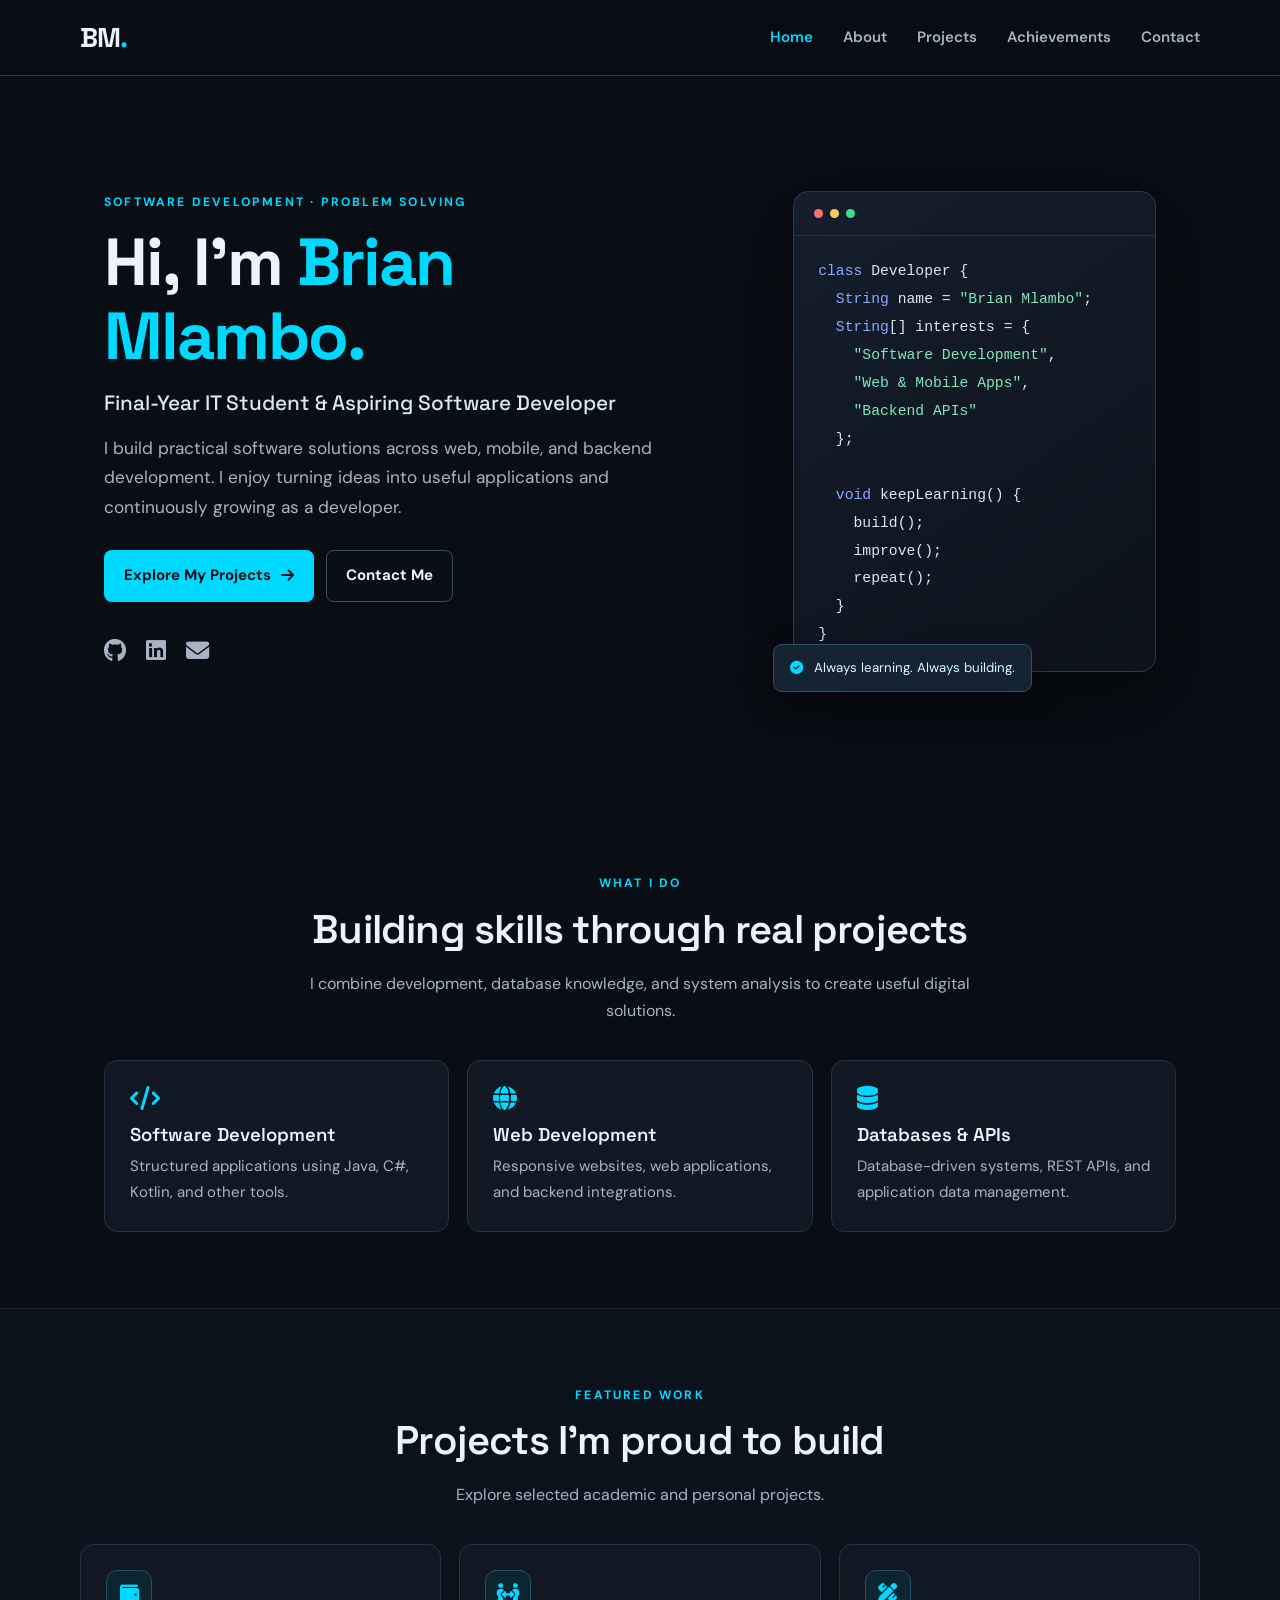
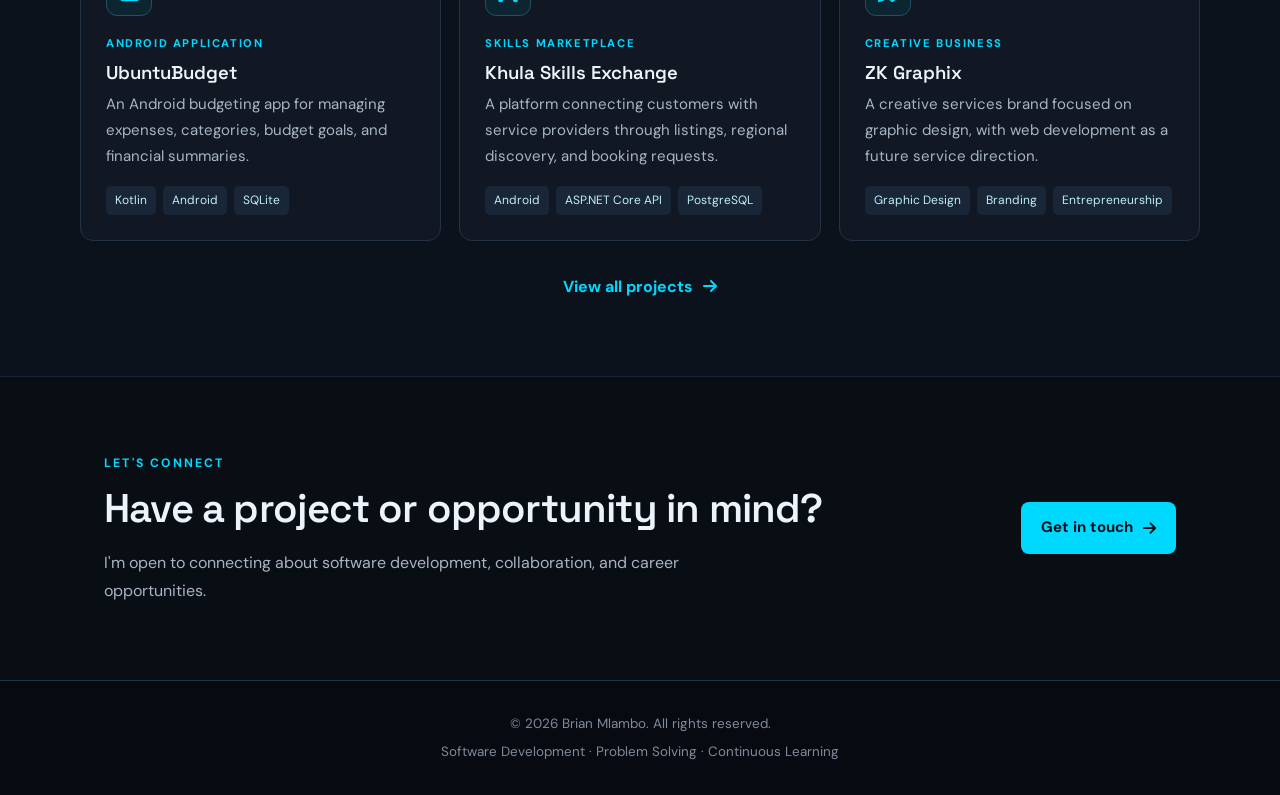
<file: index.html>
<!DOCTYPE html>
<html lang="en">

<head>
  <meta charset="UTF-8">
  <meta name="viewport" content="width=device-width, initial-scale=1.0">
  <meta name="description" content="Brian Mlambo's software development portfolio, projects, skills and achievements.">
  <title>Brian Mlambo | Software Developer</title>
  <link rel="stylesheet" href="CSS/style.css">
  <link rel="stylesheet" href="https://cdnjs.cloudflare.com/ajax/libs/font-awesome/6.5.0/css/all.min.css">
</head>

<body>
  <header class="site-header">
    <a class="brand" href="index.html">BM<span>.</span></a>
    <button class="menu-toggle" id="menuToggle" aria-label="Toggle navigation" aria-expanded="false"><i
        class="fas fa-bars"></i></button>
    <nav class="nav-menu" id="navMenu">
      <a class="active" href="index.html">Home</a><a href="about.html">About</a><a href="projects.html">Projects</a><a
        href="achievements.html">Achievements</a><a href="contact.html">Contact</a>
    </nav>
  </header>
  <main>
    <section class="hero">
      <div class="hero-content">
        <p class="eyebrow">SOFTWARE DEVELOPMENT · PROBLEM SOLVING</p>
        <h1>Hi, I'm <span>Brian Mlambo.</span></h1>
        <h2>Final-Year IT Student & Aspiring Software Developer</h2>
        <p class="hero-copy">I build practical software solutions across web, mobile, and backend development. I enjoy
          turning ideas into useful applications and continuously growing as a developer.</p>
        <div class="button-row"><a class="btn btn-primary" href="projects.html">Explore My Projects <i
              class="fas fa-arrow-right"></i></a><a class="btn btn-outline" href="contact.html">Contact Me</a></div>
        <div class="quick-links"><a href="https://github.com/thokozani2005" target="_blank" rel="noopener noreferrer"
            aria-label="GitHub"><i class="fab fa-github"></i></a><a
            href="https://www.linkedin.com/in/brian-mlambo-206652394/" target="_blank" rel="noopener noreferrer"
            aria-label="LinkedIn"><i class="fab fa-linkedin"></i></a><a href="mailto:mlambobrian233@gmail.com"
            aria-label="Email"><i class="fas fa-envelope"></i></a></div>
      </div>
      <div class="hero-panel">
        <div class="code-window">
          <div class="window-dots"><span></span><span></span><span></span></div>
          <pre><code><span class="code-muted">class</span> Developer {
  <span class="code-muted">String</span> name = <span class="code-green">"Brian Mlambo"</span>;
  <span class="code-muted">String</span>[] interests = {
    <span class="code-green">"Software Development"</span>,
    <span class="code-green">"Web & Mobile Apps"</span>,
    <span class="code-green">"Backend APIs"</span>
  };

  <span class="code-muted">void</span> keepLearning() {
    build();
    improve();
    repeat();
  }
}</code></pre>
        </div>
        <div class="floating-chip"><i class="fas fa-check-circle"></i> Always learning. Always building.</div>
      </div>
    </section>
    <section class="section">
      <div class="section-heading">
        <p class="eyebrow">WHAT I DO</p>
        <h2>Building skills through real projects</h2>
        <p>I combine development, database knowledge, and system analysis to create useful digital solutions.</p>
      </div>
      <div class="feature-grid">
        <article class="feature-card"><i class="fas fa-code"></i>
          <h3>Software Development</h3>
          <p>Structured applications using Java, C#, Kotlin, and other tools.</p>
        </article>
        <article class="feature-card"><i class="fas fa-globe"></i>
          <h3>Web Development</h3>
          <p>Responsive websites, web applications, and backend integrations.</p>
        </article>
        <article class="feature-card"><i class="fas fa-database"></i>
          <h3>Databases & APIs</h3>
          <p>Database-driven systems, REST APIs, and application data management.</p>
        </article>
      </div>
    </section>
    <section class="section section-tint">
      <div class="section-heading">
        <p class="eyebrow">FEATURED WORK</p>
        <h2>Projects I'm proud to build</h2>
        <p>Explore selected academic and personal projects.</p>
      </div>
      <div class="project-grid">
        <article class="project-card">
          <div class="project-icon"><i class="fas fa-wallet"></i></div>
          <p class="project-type">ANDROID APPLICATION</p>
          <h3>UbuntuBudget</h3>
          <p>An Android budgeting app for managing expenses, categories, budget goals, and financial summaries.</p>
          <div class="tags"><span>Kotlin</span><span>Android</span><span>SQLite</span></div>
        </article>
        <article class="project-card">
          <div class="project-icon"><i class="fas fa-people-arrows-left-right"></i></div>
          <p class="project-type">SKILLS MARKETPLACE</p>
          <h3>Khula Skills Exchange</h3>
          <p>A platform connecting customers with service providers through listings, regional discovery, and booking
            requests.</p>
          <div class="tags"><span>Android</span><span>ASP.NET Core API</span><span>PostgreSQL</span></div>
        </article>
        <article class="project-card">
          <div class="project-icon"><i class="fas fa-pen-ruler"></i></div>
          <p class="project-type">CREATIVE BUSINESS</p>
          <h3>ZK Graphix</h3>
          <p>A creative services brand focused on graphic design, with web development as a future service direction.
          </p>
          <div class="tags"><span>Graphic Design</span><span>Branding</span><span>Entrepreneurship</span></div>
        </article>
      </div>
      <div class="center"><a class="text-link" href="projects.html">View all projects <i
            class="fas fa-arrow-right"></i></a></div>
    </section>
    <section class="section cta">
      <div>
        <p class="eyebrow">LET'S CONNECT</p>
        <h2>Have a project or opportunity in mind?</h2>
        <p>I'm open to connecting about software development, collaboration, and career opportunities.</p>
      </div><a class="btn btn-primary" href="contact.html">Get in touch <i class="fas fa-arrow-right"></i></a>
    </section>
  </main>
  <footer>
    <p>© 2026 Brian Mlambo. All rights reserved.</p>
    <p>Software Development · Problem Solving · Continuous Learning</p>
  </footer>
  <script src="JS/script.js"></script>
</body>

</html>
</file>
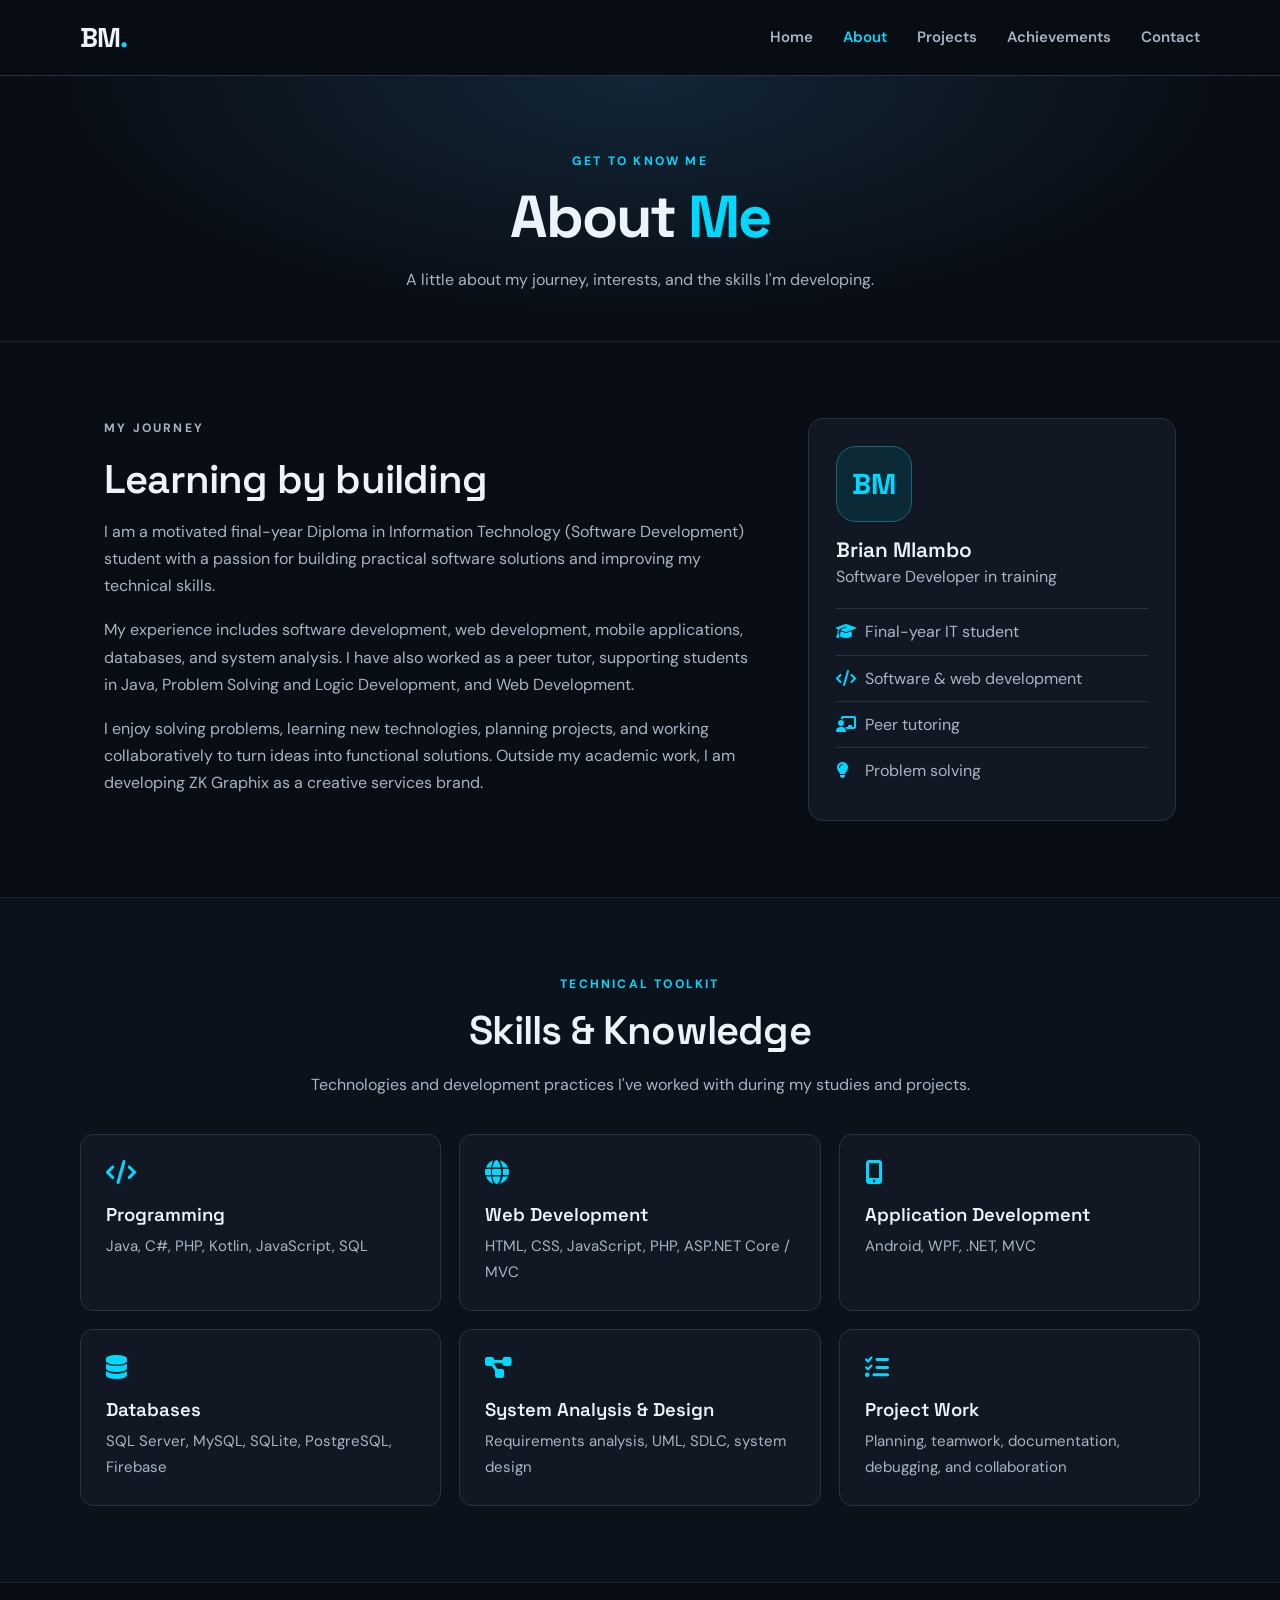
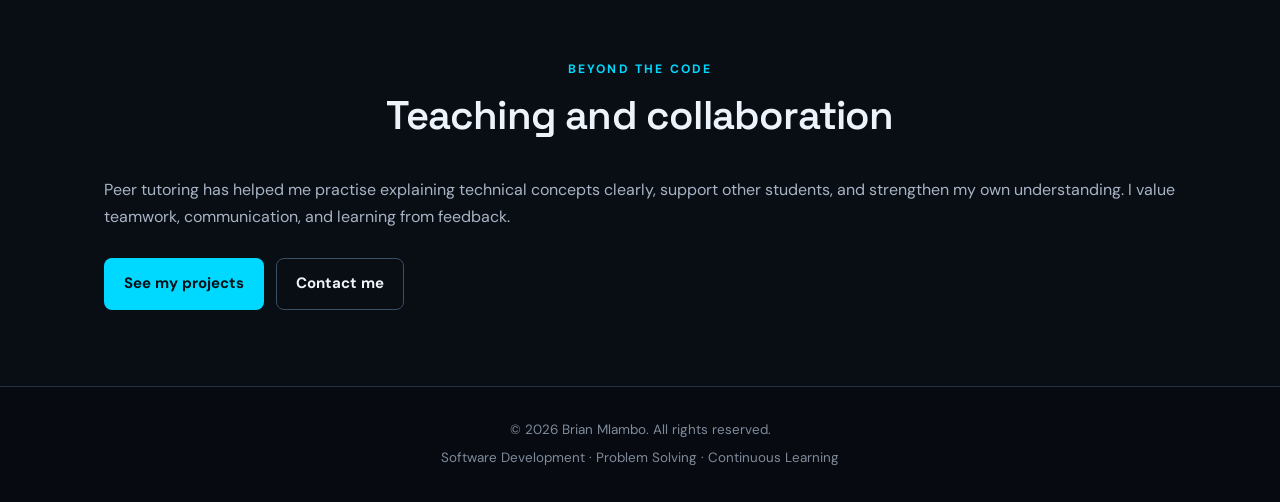
<file: about.html>
<!DOCTYPE html>
<html lang="en">

<head>
    <meta charset="UTF-8">
    <meta name="viewport" content="width=device-width, initial-scale=1.0">
    <title>About | Brian Mlambo</title>
    <link rel="stylesheet" href="CSS/style.css">
    <link rel="stylesheet" href="https://cdnjs.cloudflare.com/ajax/libs/font-awesome/6.5.0/css/all.min.css">
</head>

<body>
    <header class="site-header"><a class="brand" href="index.html">BM<span>.</span></a><button class="menu-toggle"
            id="menuToggle" aria-label="Toggle navigation" aria-expanded="false"><i class="fas fa-bars"></i></button>
        <nav class="nav-menu" id="navMenu"><a href="index.html">Home</a><a class="active" href="about.html">About</a><a
                href="projects.html">Projects</a><a href="achievements.html">Achievements</a><a
                href="contact.html">Contact</a></nav>
    </header>
    <main>
        <section class="page-hero">
            <p class="eyebrow">GET TO KNOW ME</p>
            <h1>About <span>Me</span></h1>
            <p>A little about my journey, interests, and the skills I'm developing.</p>
        </section>
        <section class="section about-layout">
            <div>
                <p class="eyebrow">MY JOURNEY</p>
                <h2>Learning by building</h2>
                <p>I am a motivated final-year Diploma in Information Technology (Software Development) student with a
                    passion for building practical software solutions and improving my technical skills.</p>
                <p>My experience includes software development, web development, mobile applications, databases, and
                    system analysis. I have also worked as a peer tutor, supporting students in Java, Problem Solving
                    and Logic Development, and Web Development.</p>
                <p>I enjoy solving problems, learning new technologies, planning projects, and working collaboratively
                    to turn ideas into functional solutions. Outside my academic work, I am developing ZK Graphix as a
                    creative services brand.</p>
            </div>
            <aside class="profile-card">
                <div class="profile-mark">BM</div>
                <h3>Brian Mlambo</h3>
                <p>Software Developer in training</p>
                <ul>
                    <li><i class="fas fa-graduation-cap"></i> Final-year IT student</li>
                    <li><i class="fas fa-code"></i> Software & web development</li>
                    <li><i class="fas fa-chalkboard-teacher"></i> Peer tutoring</li>
                    <li><i class="fas fa-lightbulb"></i> Problem solving</li>
                </ul>
            </aside>
        </section>
        <section class="section section-tint">
            <div class="section-heading">
                <p class="eyebrow">TECHNICAL TOOLKIT</p>
                <h2>Skills & Knowledge</h2>
                <p>Technologies and development practices I've worked with during my studies and projects.</p>
            </div>
            <div class="skills-grid">
                <article class="skill-card"><i class="fas fa-code"></i>
                    <h3>Programming</h3>
                    <p>Java, C#, PHP, Kotlin, JavaScript, SQL</p>
                </article>
                <article class="skill-card"><i class="fas fa-globe"></i>
                    <h3>Web Development</h3>
                    <p>HTML, CSS, JavaScript, PHP, ASP.NET Core / MVC</p>
                </article>
                <article class="skill-card"><i class="fas fa-mobile-screen-button"></i>
                    <h3>Application Development</h3>
                    <p>Android, WPF, .NET, MVC</p>
                </article>
                <article class="skill-card"><i class="fas fa-database"></i>
                    <h3>Databases</h3>
                    <p>SQL Server, MySQL, SQLite, PostgreSQL, Firebase</p>
                </article>
                <article class="skill-card"><i class="fas fa-diagram-project"></i>
                    <h3>System Analysis & Design</h3>
                    <p>Requirements analysis, UML, SDLC, system design</p>
                </article>
                <article class="skill-card"><i class="fas fa-list-check"></i>
                    <h3>Project Work</h3>
                    <p>Planning, teamwork, documentation, debugging, and collaboration</p>
                </article>
            </div>
        </section>
        <section class="section">
            <div class="section-heading">
                <p class="eyebrow">BEYOND THE CODE</p>
                <h2>Teaching and collaboration</h2>
            </div>
            <p>Peer tutoring has helped me practise explaining technical concepts clearly, support other students, and
                strengthen my own understanding. I value teamwork, communication, and learning from feedback.</p>
            <div class="button-row"><a class="btn btn-primary" href="projects.html">See my projects</a><a
                    class="btn btn-outline" href="contact.html">Contact me</a></div>
        </section>
    </main>
    <footer>
        <p>© 2026 Brian Mlambo. All rights reserved.</p>
        <p>Software Development · Problem Solving · Continuous Learning</p>
    </footer>
    <script src="JS/script.js"></script>
</body>

</html>
</file>
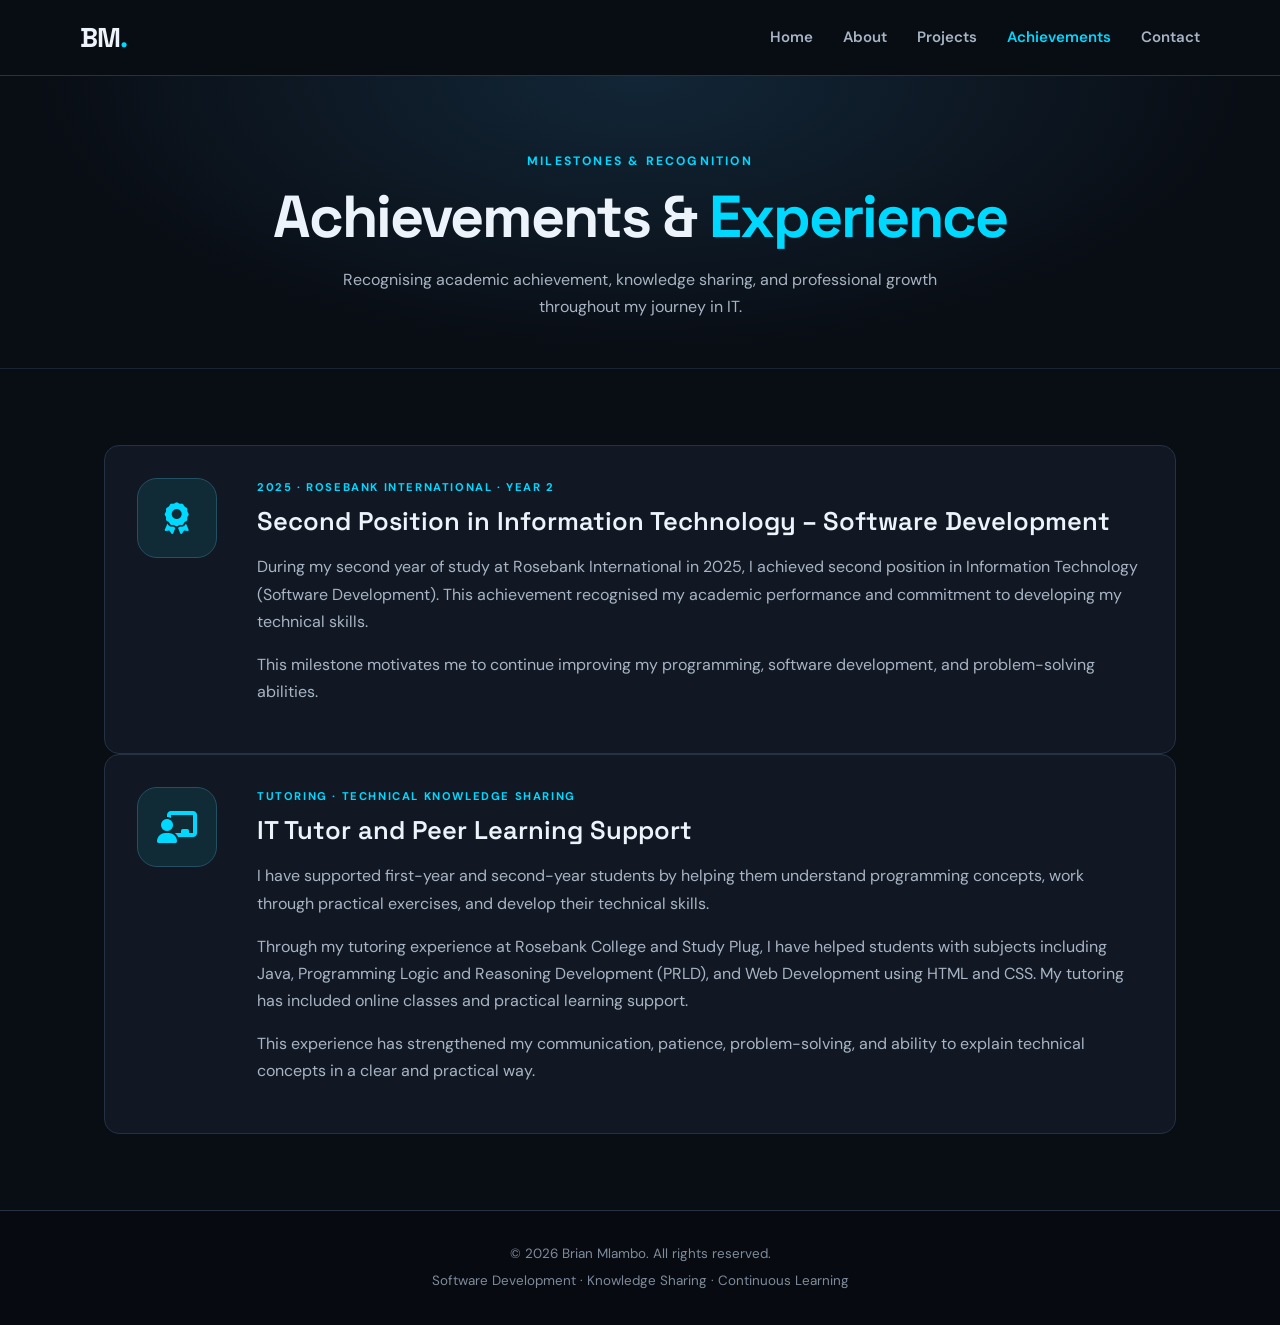
<file: achievements.html>
<!DOCTYPE html>
<html lang="en">

<head>
    <meta charset="UTF-8">
    <meta name="viewport" content="width=device-width, initial-scale=1.0">
    <title>Achievements | Brian Mlambo</title>
    <link rel="stylesheet" href="CSS/style.css">
    <link rel="stylesheet"
        href="https://cdnjs.cloudflare.com/ajax/libs/font-awesome/6.5.0/css/all.min.css">
</head>

<body>
    <header class="site-header">
        <a class="brand" href="index.html">BM<span>.</span></a>

        <button class="menu-toggle" id="menuToggle"
            aria-label="Toggle navigation" aria-expanded="false">
            <i class="fas fa-bars"></i>
        </button>

        <nav class="nav-menu" id="navMenu">
            <a href="index.html">Home</a>
            <a href="about.html">About</a>
            <a href="projects.html">Projects</a>
            <a class="active" href="achievements.html">Achievements</a>
            <a href="contact.html">Contact</a>
        </nav>
    </header>

    <main>
        <section class="page-hero">
            <p class="eyebrow">MILESTONES & RECOGNITION</p>
            <h1>Achievements & <span>Experience</span></h1>
            <p>
                Recognising academic achievement, knowledge sharing,
                and professional growth throughout my journey in IT.
            </p>
        </section>

        <section class="section">

            <!-- Academic Achievement -->
            <article class="achievement-card">
                <div class="achievement-symbol">
                    <i class="fas fa-award"></i>
                </div>

                <div>
                    <p class="project-type">
                        2025 · ROSEBANK INTERNATIONAL · YEAR 2
                    </p>

                    <h2>
                        Second Position in Information Technology –
                        Software Development
                    </h2>

                    <p>
                        During my second year of study at Rosebank
                        International in 2025, I achieved second position
                        in Information Technology (Software Development).
                        This achievement recognised my academic performance
                        and commitment to developing my technical skills.
                    </p>

                    <p class="muted">
                        This milestone motivates me to continue improving
                        my programming, software development, and
                        problem-solving abilities.
                    </p>
                </div>
            </article>

            <!-- Tutoring Experience -->
            <article class="achievement-card">
                <div class="achievement-symbol">
                    <i class="fas fa-chalkboard-user"></i>
                </div>

                <div>
                    <p class="project-type">
                        TUTORING · TECHNICAL KNOWLEDGE SHARING
                    </p>

                    <h2>IT Tutor and Peer Learning Support</h2>

                    <p>
                        I have supported first-year and second-year
                        students by helping them understand programming
                        concepts, work through practical exercises,
                        and develop their technical skills.
                    </p>

                    <p>
                        Through my tutoring experience at Rosebank College
                        and Study Plug, I have helped students with
                        subjects including Java, Programming Logic and
                        Reasoning Development (PRLD), and Web Development
                        using HTML and CSS. My tutoring has included
                        online classes and practical learning support.
                    </p>

                    <p class="muted">
                        This experience has strengthened my communication,
                        patience, problem-solving, and ability to explain
                        technical concepts in a clear and practical way.
                    </p>
                </div>
            </article>

        </section>
    </main>

    <footer>
        <p>© 2026 Brian Mlambo. All rights reserved.</p>
        <p>Software Development · Knowledge Sharing · Continuous Learning</p>
    </footer>

    <script src="JS/script.js"></script>
</body>

</html>
</file>
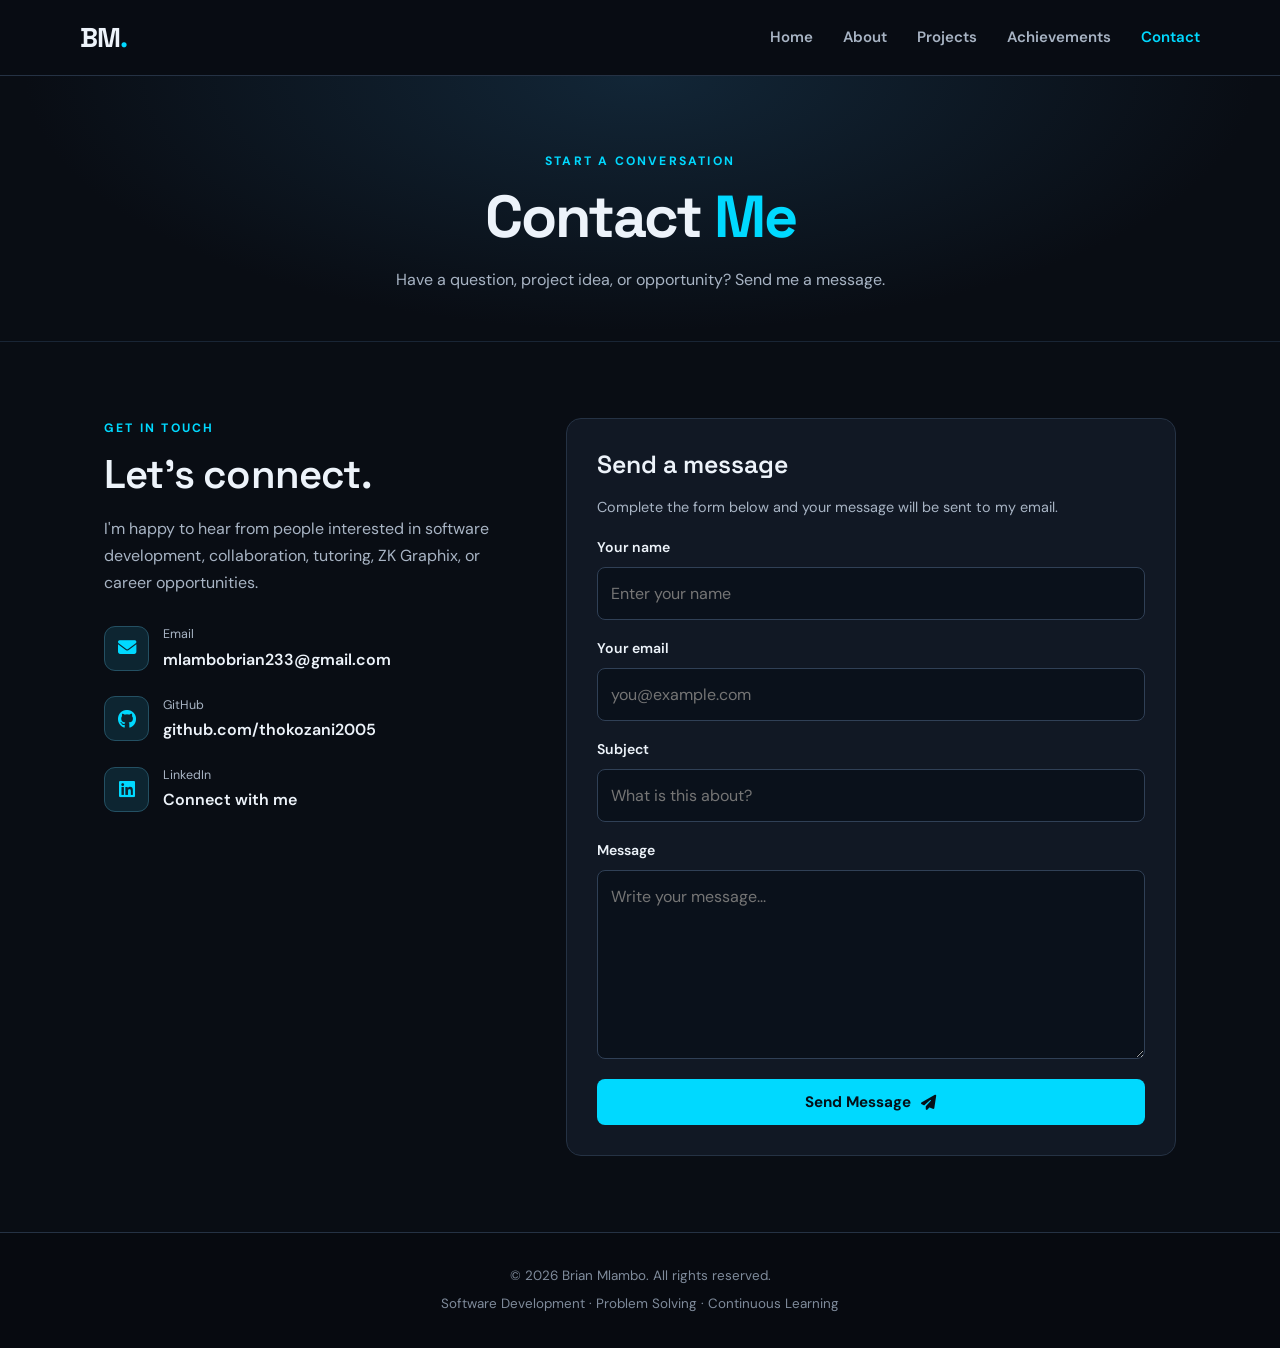
<file: contact.html>
<!DOCTYPE html>
<html lang="en">

<head>
  <meta charset="UTF-8">
  <meta name="viewport" content="width=device-width, initial-scale=1.0">
  <title>Contact | Brian Mlambo</title>
  <link rel="stylesheet" href="CSS/style.css">
  <link rel="stylesheet" href="https://cdnjs.cloudflare.com/ajax/libs/font-awesome/6.5.0/css/all.min.css">
</head>

<body>
  <header class="site-header"><a class="brand" href="index.html">BM<span>.</span></a><button class="menu-toggle"
      id="menuToggle" aria-label="Toggle navigation" aria-expanded="false"><i class="fas fa-bars"></i></button>
    <nav class="nav-menu" id="navMenu"><a href="index.html">Home</a><a href="about.html">About</a><a
        href="projects.html">Projects</a><a href="achievements.html">Achievements</a><a class="active"
        href="contact.html">Contact</a></nav>
  </header>
  <main>
    <section class="page-hero">
      <p class="eyebrow">START A CONVERSATION</p>
      <h1>Contact <span>Me</span></h1>
      <p>Have a question, project idea, or opportunity? Send me a message.</p>
    </section>
    <section class="section contact-layout">
      <div class="contact-info">
        <p class="eyebrow">GET IN TOUCH</p>
        <h2>Let's connect.</h2>
        <p>I'm happy to hear from people interested in software development, collaboration, tutoring, ZK Graphix, or
          career opportunities.</p><a class="contact-item" href="mailto:mlambobrian233@gmail.com"><i
            class="fas fa-envelope"></i><span><small>Email</small>mlambobrian233@gmail.com</span></a><a
          class="contact-item" href="https://github.com/thokozani2005" target="_blank" rel="noopener noreferrer"><i
            class="fab fa-github"></i><span><small>GitHub</small>github.com/thokozani2005</span></a><a
          class="contact-item" href="https://www.linkedin.com/in/brian-mlambo-206652394/" target="_blank"
          rel="noopener noreferrer"><i class="fab fa-linkedin"></i><span><small>LinkedIn</small>Connect with
            me</span></a>
      </div>
      <form class="contact-form" action="https://formsubmit.co/mlambobrian233@gmail.com" method="POST">
        <h2>Send a message</h2>
        <p class="muted">Complete the form below and your message will be sent to my email.</p>
        <input type="hidden" name="_subject" value="New message from Brian Mlambo's portfolio"><input type="hidden"
          name="_template" value="table"><input type="hidden" name="_captcha" value="true"><input type="text"
          name="_honey" style="display:none" tabindex="-1" autocomplete="off">
        <label for="name">Your name</label><input id="name" name="name" type="text" placeholder="Enter your name"
          required maxlength="100">
        <label for="email">Your email</label><input id="email" name="email" type="email" placeholder="you@example.com"
          required maxlength="150">
        <label for="subject">Subject</label><input id="subject" name="subject" type="text"
          placeholder="What is this about?" required maxlength="150">
        <label for="message">Message</label><textarea id="message" name="message" rows="6"
          placeholder="Write your message..." required maxlength="5000"></textarea>
        <button class="btn btn-primary submit-btn" type="submit">Send Message <i
            class="fas fa-paper-plane"></i></button>
        
      </form>
    </section>
  </main>
  <footer>
    <p>© 2026 Brian Mlambo. All rights reserved.</p>
    <p>Software Development · Problem Solving · Continuous Learning</p>
  </footer>
  <script src="JS/script.js"></script>
</body>

</html>
</file>
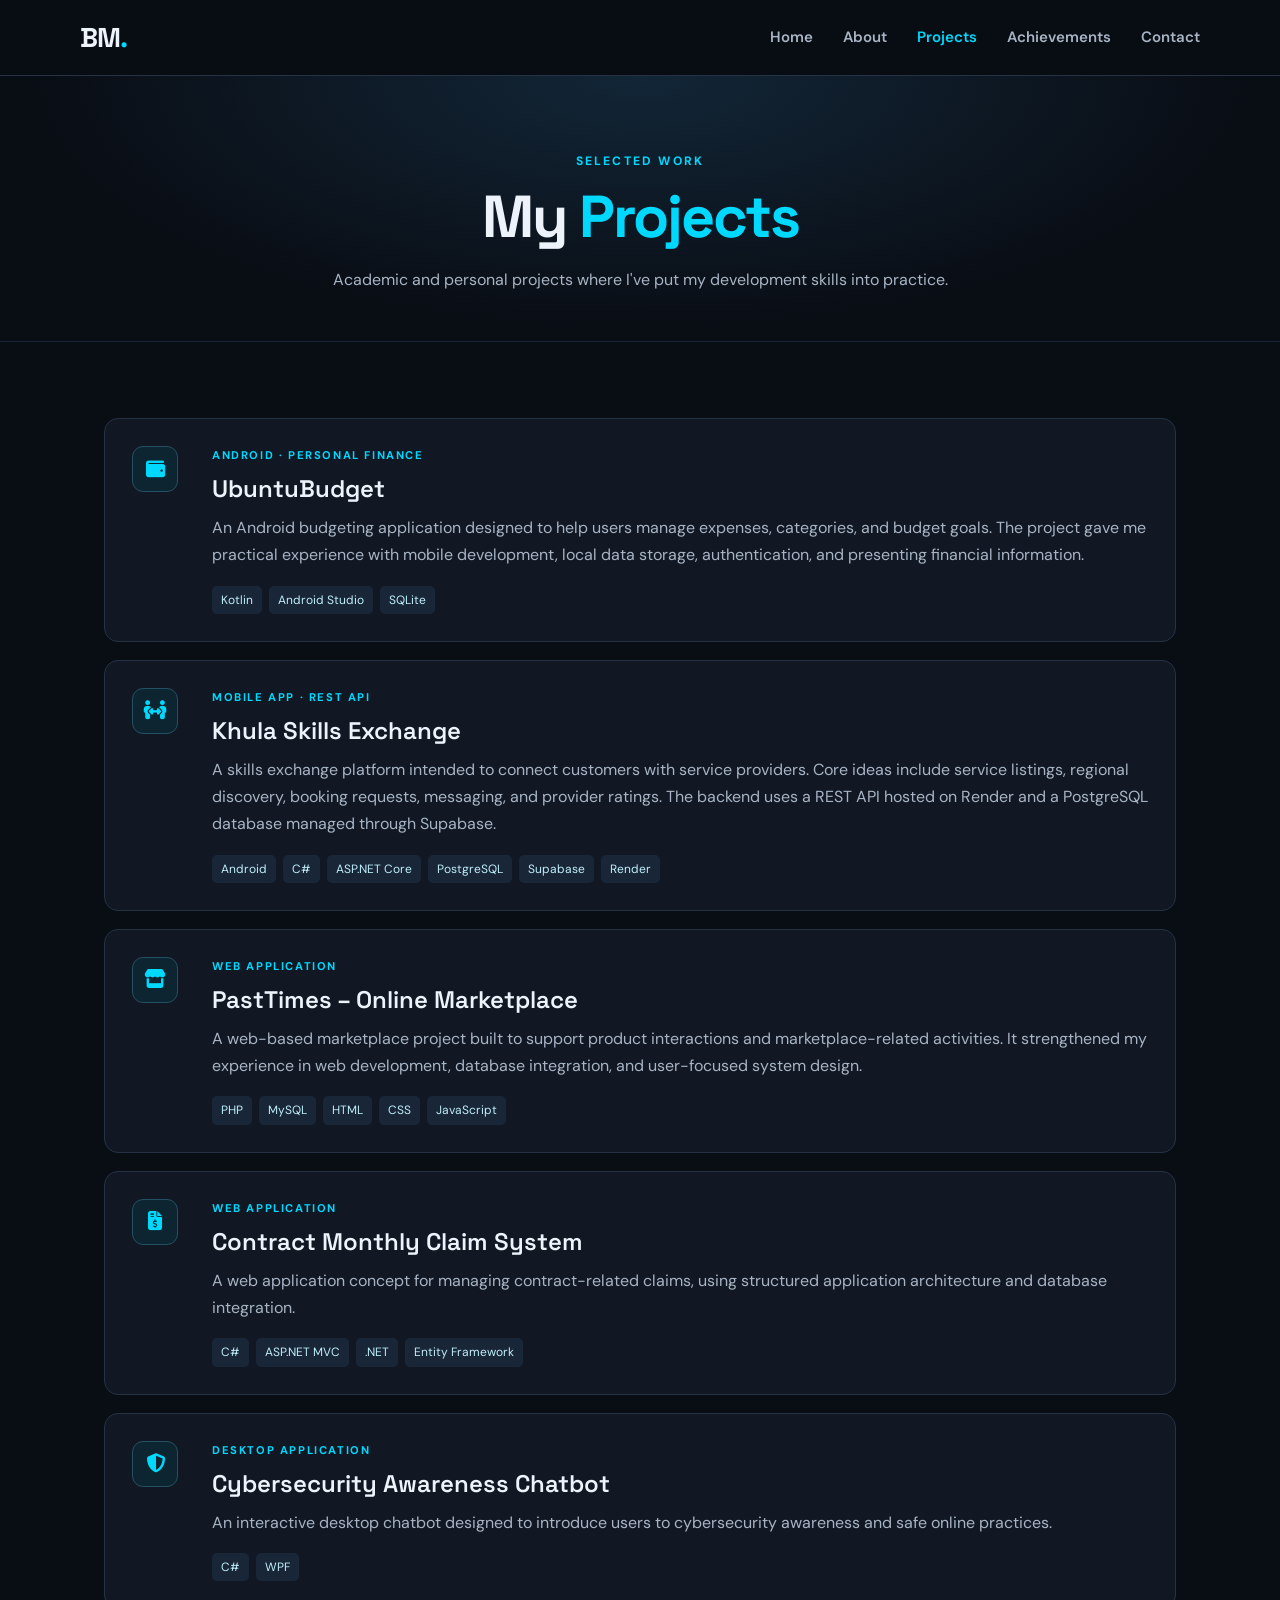
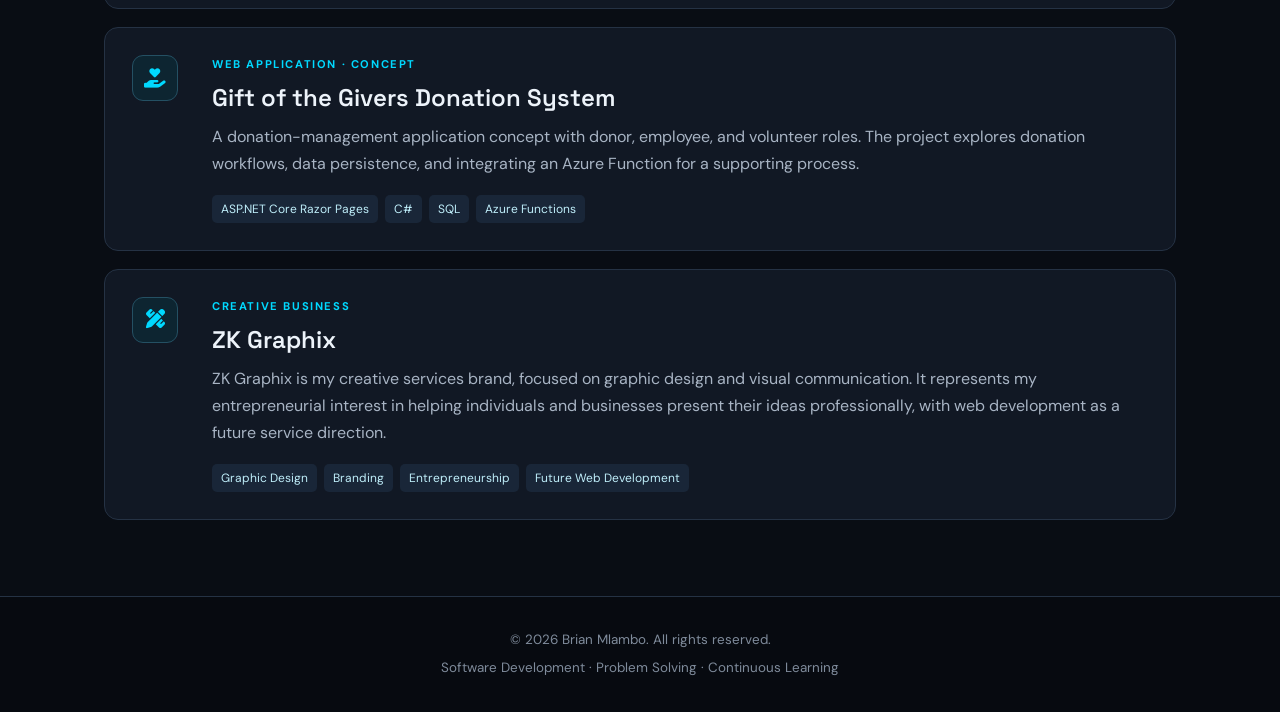
<file: projects.html>
<!DOCTYPE html>
<html lang="en">

<head>
    <meta charset="UTF-8">
    <meta name="viewport" content="width=device-width, initial-scale=1.0">
    <title>Projects | Brian Mlambo</title>
    <link rel="stylesheet" href="CSS/style.css">
    <link rel="stylesheet" href="https://cdnjs.cloudflare.com/ajax/libs/font-awesome/6.5.0/css/all.min.css">
</head>

<body>
    <header class="site-header"><a class="brand" href="index.html">BM<span>.</span></a><button class="menu-toggle"
            id="menuToggle" aria-label="Toggle navigation" aria-expanded="false"><i class="fas fa-bars"></i></button>
        <nav class="nav-menu" id="navMenu"><a href="index.html">Home</a><a href="about.html">About</a><a class="active"
                href="projects.html">Projects</a><a href="achievements.html">Achievements</a><a
                href="contact.html">Contact</a></nav>
    </header>
    <main>
        <section class="page-hero">
            <p class="eyebrow">SELECTED WORK</p>
            <h1>My <span>Projects</span></h1>
            <p>Academic and personal projects where I've put my development skills into practice.</p>
        </section>
        <section class="section">
            <div class="project-list">
                <article class="project-detail">
                    <div class="project-icon"><i class="fas fa-wallet"></i></div>
                    <div>
                        <p class="project-type">ANDROID · PERSONAL FINANCE</p>
                        <h2>UbuntuBudget</h2>
                        <p>An Android budgeting application designed to help users manage expenses, categories, and
                            budget goals. The project gave me practical experience with mobile development, local data
                            storage, authentication, and presenting financial information.</p>
                        <div class="tags"><span>Kotlin</span><span>Android Studio</span><span>SQLite</span></div>
                    </div>
                </article>
                <article class="project-detail">
                    <div class="project-icon"><i class="fas fa-people-arrows-left-right"></i></div>
                    <div>
                        <p class="project-type">MOBILE APP · REST API</p>
                        <h2>Khula Skills Exchange</h2>
                        <p>A skills exchange platform intended to connect customers with service providers. Core ideas
                            include service listings, regional discovery, booking requests, messaging, and provider
                            ratings. The backend uses a REST API hosted on Render and a PostgreSQL database managed
                            through Supabase.</p>
                        <div class="tags"><span>Android</span><span>C#</span><span>ASP.NET
                                Core</span><span>PostgreSQL</span><span>Supabase</span><span>Render</span></div>
                    </div>
                </article>
                <article class="project-detail">
                    <div class="project-icon"><i class="fas fa-store"></i></div>
                    <div>
                        <p class="project-type">WEB APPLICATION</p>
                        <h2>PastTimes – Online Marketplace</h2>
                        <p>A web-based marketplace project built to support product interactions and marketplace-related
                            activities. It strengthened my experience in web development, database integration, and
                            user-focused system design.</p>
                        <div class="tags">
                            <span>PHP</span><span>MySQL</span><span>HTML</span><span>CSS</span><span>JavaScript</span>
                        </div>
                    </div>
                </article>
                <article class="project-detail">
                    <div class="project-icon"><i class="fas fa-file-invoice-dollar"></i></div>
                    <div>
                        <p class="project-type">WEB APPLICATION</p>
                        <h2>Contract Monthly Claim System</h2>
                        <p>A web application concept for managing contract-related claims, using structured application
                            architecture and database integration.</p>
                        <div class="tags"><span>C#</span><span>ASP.NET MVC</span><span>.NET</span><span>Entity
                                Framework</span></div>
                    </div>
                </article>
                <article class="project-detail">
                    <div class="project-icon"><i class="fas fa-shield-halved"></i></div>
                    <div>
                        <p class="project-type">DESKTOP APPLICATION</p>
                        <h2>Cybersecurity Awareness Chatbot</h2>
                        <p>An interactive desktop chatbot designed to introduce users to cybersecurity awareness and
                            safe online practices.</p>
                        <div class="tags"><span>C#</span><span>WPF</span></div>
                    </div>
                </article>
                <article class="project-detail">
                    <div class="project-icon"><i class="fas fa-hand-holding-heart"></i></div>
                    <div>
                        <p class="project-type">WEB APPLICATION · CONCEPT</p>
                        <h2>Gift of the Givers Donation System</h2>
                        <p>A donation-management application concept with donor, employee, and volunteer roles. The
                            project explores donation workflows, data persistence, and integrating an Azure Function for
                            a supporting process.</p>
                        <div class="tags"><span>ASP.NET Core Razor
                                Pages</span><span>C#</span><span>SQL</span><span>Azure Functions</span></div>
                    </div>
                </article>
                <article class="project-detail">
                    <div class="project-icon"><i class="fas fa-pen-ruler"></i></div>
                    <div>
                        <p class="project-type">CREATIVE BUSINESS</p>
                        <h2>ZK Graphix</h2>
                        <p>ZK Graphix is my creative services brand, focused on graphic design and visual communication.
                            It represents my entrepreneurial interest in helping individuals and businesses present
                            their ideas professionally, with web development as a future service direction.</p>
                        <div class="tags"><span>Graphic
                                Design</span><span>Branding</span><span>Entrepreneurship</span><span>Future Web
                                Development</span></div>
                    </div>
                </article>
            </div>
        </section>
    </main>
    <footer>
        <p>© 2026 Brian Mlambo. All rights reserved.</p>
        <p>Software Development · Problem Solving · Continuous Learning</p>
    </footer>
    <script src="JS/script.js"></script>
</body>

</html>
</file>
<file: CSS/style.css>
@import url('https://fonts.googleapis.com/css2?family=DM+Sans:wght@400;500;600;700&family=Space+Grotesk:wght@400;500;600;700&display=swap');

:root {
    --bg: #090d14;
    --surface: #111824;
    --surface2: #0d1420;
    --line: #253244;
    --text: #edf3fa;
    --muted: #a8b4c4;
    --accent: #00d9ff;
    --accent2: #62e8ff;
    --max: 1120px
}

* {
    box-sizing: border-box;
    scroll-behavior: smooth
}

body {
    margin: 0;
    background: var(--bg);
    color: var(--text);
    font-family: 'DM Sans', Arial, sans-serif;
    line-height: 1.7
}

a {
    color: inherit;
    text-decoration: none
}

.site-header {
    min-height: 76px;
    padding: 15px max(5%, calc((100% - var(--max))/2));
    display: flex;
    align-items: center;
    justify-content: space-between;
    gap: 25px;
    background: rgba(9, 13, 20, .94);
    border-bottom: 1px solid var(--line);
    position: sticky;
    top: 0;
    z-index: 20;
    backdrop-filter: blur(14px)
}

.brand {
    font: 700 1.7rem 'Space Grotesk', sans-serif;
    letter-spacing: -1px
}

.brand span,
.hero h1 span,
.page-hero h1 span {
    color: var(--accent)
}

.nav-menu {
    display: flex;
    gap: 30px;
    align-items: center
}

.nav-menu a {
    color: var(--muted);
    font-weight: 600;
    font-size: .94rem;
    transition: .2s
}

.nav-menu a:hover,
.nav-menu a.active {
    color: var(--accent)
}

.menu-toggle {
    display: none;
    background: none;
    color: var(--accent);
    border: 1px solid var(--line);
    border-radius: 8px;
    padding: 9px 12px;
    font-size: 1.1rem
}

.hero {
    max-width: var(--max);
    margin: auto;
    padding: 95px 24px 105px;
    display: grid;
    grid-template-columns: 1.2fr .8fr;
    align-items: center;
    gap: 65px;
    min-height: 590px
}

.eyebrow {
    font-size: .76rem;
    letter-spacing: 2.2px;
    font-weight: 700;
    color: var(--accent);
    margin: 0 0 12px
}

.hero h1,
.page-hero h1 {
    font: 700 clamp(2.5rem, 5.2vw, 4.3rem)/1.12 'Space Grotesk', sans-serif;
    letter-spacing: -2px;
    margin: 0 0 16px
}

.hero h2 {
    font: 500 1.3rem 'Space Grotesk', sans-serif;
    color: #dce7f4;
    margin: 0 0 18px
}

.hero-copy {
    font-size: 1.08rem;
    color: var(--muted);
    max-width: 630px
}

.button-row {
    display: flex;
    flex-wrap: wrap;
    gap: 12px;
    margin-top: 28px
}

.btn {
    display: inline-flex;
    align-items: center;
    justify-content: center;
    gap: 10px;
    padding: 12px 19px;
    border-radius: 8px;
    font-weight: 700;
    font-size: .94rem;
    border: 1px solid transparent;
    cursor: pointer;
    transition: .2s
}

.btn:hover {
    transform: translateY(-2px)
}

.btn-primary {
    background: var(--accent);
    color: #051018
}

.btn-primary:hover {
    background: var(--accent2);
    box-shadow: 0 8px 25px #00d9ff24
}

.btn-outline {
    border-color: #3b5065;
    color: var(--text)
}

.btn-outline:hover {
    border-color: var(--accent);
    color: var(--accent)
}

.quick-links {
    display: flex;
    gap: 20px;
    margin-top: 30px
}

.quick-links a {
    font-size: 1.45rem;
    color: var(--muted)
}

.quick-links a:hover {
    color: var(--accent)
}

.hero-panel {
    position: relative;
    padding: 20px
}

.code-window {
    border: 1px solid #2c3a4d;
    border-radius: 15px;
    background: linear-gradient(145deg, #141e2c, #0d121b);
    box-shadow: 0 25px 70px #0007;
    overflow: hidden
}

.window-dots {
    display: flex;
    gap: 7px;
    padding: 17px 20px;
    border-bottom: 1px solid #253244
}

.window-dots span {
    width: 9px;
    height: 9px;
    border-radius: 50%;
    background: #40536a
}

.window-dots span:first-child {
    background: #ff6f70
}

.window-dots span:nth-child(2) {
    background: #ffc857
}

.window-dots span:nth-child(3) {
    background: #3ddc97
}

.code-window pre {
    padding: 22px 24px;
    margin: 0;
    overflow: auto;
    font: .92rem/1.9 Consolas, monospace;
    color: #d9e8f7
}

.code-muted {
    color: #8da8ff
}

.code-green {
    color: #83e6ba
}

.floating-chip {
    position: absolute;
    bottom: 0;
    left: 0;
    background: #142331;
    border: 1px solid #2c5262;
    padding: 12px 16px;
    border-radius: 9px;
    font-size: .83rem;
    color: #d9faff;
    box-shadow: 0 10px 30px #0005
}

.floating-chip i {
    color: var(--accent);
    margin-right: 7px
}

.section {
    max-width: var(--max);
    margin: 0 auto;
    padding: 76px 24px
}

.section-tint {
    max-width: none;
    background: #0c121c;
    padding-left: max(24px, calc((100% - var(--max))/2));
    padding-right: max(24px, calc((100% - var(--max))/2));
    border-top: 1px solid #192535;
    border-bottom: 1px solid #192535
}

.section-heading {
    max-width: 690px;
    margin: 0 auto 36px;
    text-align: center
}

.section-heading h2,
.cta h2,
.contact-info h2,
.about-layout h2 {
    font: 600 clamp(1.8rem, 3.5vw, 2.5rem)/1.2 'Space Grotesk', sans-serif;
    letter-spacing: -.8px;
    margin: 0 0 14px
}

.section-heading>p:last-child,
.section>p,
.about-layout p,
.contact-info>p:not(.eyebrow) {
    color: var(--muted)
}

.feature-grid,
.project-grid,
.skills-grid {
    display: grid;
    grid-template-columns: repeat(3, 1fr);
    gap: 18px
}

.feature-card,
.project-card,
.skill-card {
    padding: 25px;
    border-radius: 13px;
    background: var(--surface);
    border: 1px solid var(--line);
    transition: .25s
}

.feature-card:hover,
.project-card:hover,
.skill-card:hover {
    transform: translateY(-4px);
    border-color: #16758a;
    box-shadow: 0 15px 35px #0002
}

.feature-card>i,
.skill-card>i {
    font-size: 1.5rem;
    color: var(--accent);
    margin-bottom: 13px
}

.feature-card h3,
.project-card h3,
.skill-card h3 {
    font: 600 1.16rem 'Space Grotesk', sans-serif;
    margin: 0 0 8px
}

.feature-card p,
.project-card p,
.skill-card p {
    color: var(--muted);
    font-size: .94rem;
    margin: 0
}

.project-icon {
    height: 46px;
    width: 46px;
    display: grid;
    place-items: center;
    border: 1px solid #245063;
    background: #0d2531;
    color: var(--accent);
    border-radius: 11px;
    font-size: 1.2rem;
    margin-bottom: 18px
}

.project-type {
    font-size: .7rem !important;
    letter-spacing: 1.6px;
    color: var(--accent) !important;
    font-weight: 700;
    margin: 0 0 8px !important
}

.tags {
    display: flex;
    flex-wrap: wrap;
    gap: 7px;
    margin-top: 17px
}

.tags span {
    font-size: .75rem;
    background: #192638;
    color: #bfeefa;
    padding: 4px 9px;
    border-radius: 5px
}

.center {
    text-align: center;
    margin-top: 32px
}

.text-link {
    font-weight: 700;
    color: var(--accent)
}

.text-link i {
    margin-left: 6px
}

.cta {
    display: flex;
    justify-content: space-between;
    align-items: center;
    gap: 30px
}

.cta p:not(.eyebrow) {
    color: var(--muted);
    max-width: 650px;
    margin-bottom: 0
}

.page-hero {
    text-align: center;
    padding: 75px 24px 48px;
    background: radial-gradient(ellipse at top, #122637 0%, var(--bg) 68%);
    border-bottom: 1px solid #192535
}

.page-hero h1 {
    font-size: clamp(2.5rem, 5vw, 3.7rem)
}

.page-hero>p:last-child {
    color: var(--muted);
    max-width: 660px;
    margin: 0 auto
}

.about-layout {
    display: grid;
    grid-template-columns: 1.4fr .8fr;
    gap: 60px;
    align-items: start
}

.about-layout p {
    margin: 0 0 17px
}

.profile-card {
    background: var(--surface);
    border: 1px solid var(--line);
    border-radius: 15px;
    padding: 27px
}

.profile-mark {
    height: 76px;
    width: 76px;
    display: grid;
    place-items: center;
    border-radius: 20px;
    background: #0b2a36;
    border: 1px solid #1e6475;
    color: var(--accent);
    font: 700 1.8rem 'Space Grotesk', sans-serif
}

.profile-card h3 {
    font: 600 1.3rem 'Space Grotesk', sans-serif;
    margin: 15px 0 0
}

.profile-card>p {
    margin: 0 0 18px !important
}

.profile-card ul {
    padding: 0;
    list-style: none;
    margin: 0
}

.profile-card li {
    padding: 9px 0;
    color: var(--muted);
    border-top: 1px solid var(--line)
}

.profile-card li i {
    width: 25px;
    color: var(--accent)
}

.skills-grid {
    grid-template-columns: repeat(3, 1fr)
}

.skill-card {
    min-height: 155px
}

.skill-card h3 {
    margin: 6px 0 8px
}

.project-list {
    display: grid;
    gap: 18px
}

.project-detail {
    display: grid;
    grid-template-columns: 60px 1fr;
    gap: 20px;
    padding: 27px;
    background: var(--surface);
    border: 1px solid var(--line);
    border-radius: 14px
}

.project-detail .project-icon {
    margin: 0
}

.project-detail h2 {
    font: 600 1.5rem 'Space Grotesk', sans-serif;
    margin: 0 0 10px
}

.project-detail p:not(.project-type) {
    color: var(--muted);
    margin: 0
}

.achievement-card {
    display: grid;
    grid-template-columns: 95px 1fr;
    gap: 25px;
    padding: 32px;
    border-radius: 15px;
    background: var(--surface);
    border: 1px solid var(--line)
}

.achievement-symbol {
    height: 80px;
    width: 80px;
    border-radius: 20px;
    background: #102a36;
    border: 1px solid #245063;
    display: grid;
    place-items: center;
    color: var(--accent);
    font-size: 2rem
}

.achievement-card h2 {
    font: 600 1.6rem 'Space Grotesk', sans-serif;
    margin: 0 0 12px
}

.achievement-card p:not(.project-type) {
    color: var(--muted)
}

.muted {
    color: var(--muted) !important
}

.notice {
    display: flex;
    gap: 13px;
    padding: 17px 20px;
    margin-top: 20px;
    background: #121c29;
    border: 1px solid var(--line);
    border-radius: 10px;
    color: var(--muted)
}

.notice i {
    color: var(--accent);
    margin-top: 5px
}

.notice p {
    margin: 0
}

.contact-layout {
    display: grid;
    grid-template-columns: .8fr 1.2fr;
    gap: 55px;
    align-items: start
}

.contact-info>p:not(.eyebrow) {
    margin-bottom: 28px
}

.contact-item {
    display: flex;
    align-items: center;
    gap: 14px;
    margin: 22px 0;
    color: var(--text);
    overflow-wrap: anywhere
}

.contact-item>i {
    width: 45px;
    height: 45px;
    flex-shrink: 0;
    display: grid;
    place-items: center;
    border: 1px solid #245063;
    background: #0d2531;
    border-radius: 11px;
    color: var(--accent);
    font-size: 1.15rem
}

.contact-item span {
    font-weight: 600
}

.contact-item small {
    display: block;
    color: var(--muted);
    font-size: .78rem;
    font-weight: 400
}

.contact-form {
    background: var(--surface);
    border: 1px solid var(--line);
    padding: 30px;
    border-radius: 15px
}

.contact-form h2 {
    font: 600 1.55rem 'Space Grotesk', sans-serif;
    margin: 0
}

.contact-form>p {
    font-size: .9rem
}

.contact-form label {
    display: block;
    font-size: .88rem;
    font-weight: 600;
    margin: 17px 0 7px
}

.contact-form input,
.contact-form textarea {
    display: block;
    width: 100%;
    padding: 12px 13px;
    border: 1px solid #304056;
    border-radius: 8px;
    background: #0a111b;
    color: var(--text);
    font: inherit;
    outline: none
}

.contact-form input:focus,
.contact-form textarea:focus {
    border-color: var(--accent);
    box-shadow: 0 0 0 3px #00d9ff16
}

.contact-form textarea {
    resize: vertical
}

.submit-btn {
    margin-top: 20px;
    width: 100%;
    font: 700 .95rem 'DM Sans', sans-serif
}

.form-note {
    font-size: .78rem !important;
    color: #8f9eaf !important;
    margin-bottom: 0
}

.form-note i {
    color: var(--accent);
    margin-right: 5px
}

footer {
    text-align: center;
    padding: 27px 20px;
    border-top: 1px solid var(--line);
    background: #070a10;
    color: #7f8b9b;
    font-size: .84rem
}

footer p {
    margin: 5px
}

@media(max-width:850px) {
    .hero {
        grid-template-columns: 1fr;
        gap: 30px;
        padding-top: 70px
    }

    .hero-panel {
        max-width: 560px;
        width: 100%;
        margin: auto
    }

    .feature-grid,
    .project-grid,
    .skills-grid {
        grid-template-columns: repeat(2, 1fr)
    }

    .about-layout,
    .contact-layout {
        grid-template-columns: 1fr;
        gap: 32px
    }

    .profile-card {
        max-width: 500px
    }

    .cta {
        align-items: flex-start;
        flex-direction: column
    }
}

@media(max-width:680px) {
    .site-header {
        padding: 14px 20px
    }

    .menu-toggle {
        display: block
    }

    .nav-menu {
        display: none;
        position: absolute;
        top: 100%;
        left: 0;
        right: 0;
        background: #0b111b;
        border-bottom: 1px solid var(--line);
        padding: 18px 22px;
        flex-direction: column;
        align-items: flex-start;
        gap: 17px
    }

    .nav-menu.show {
        display: flex
    }

    .hero {
        padding: 62px 22px 75px;
        min-height: 0
    }

    .hero h1 {
        letter-spacing: -1.4px
    }

    .hero-panel {
        padding: 8px 0 18px
    }

    .floating-chip {
        left: 0;
        bottom: 0;
        font-size: .75rem
    }

    .section {
        padding: 55px 22px
    }

    .section-tint {
        padding-left: 22px;
        padding-right: 22px
    }

    .feature-grid,
    .project-grid,
    .skills-grid {
        grid-template-columns: 1fr
    }

    .page-hero {
        padding: 58px 20px 38px
    }

    .project-detail {
        grid-template-columns: 1fr;
        gap: 14px;
        padding: 22px
    }

    .achievement-card {
        grid-template-columns: 1fr;
        padding: 23px
    }

    .contact-form {
        padding: 22px
    }

    .button-row .btn {
        width: 100%
    }

    .code-window pre {
        font-size: .8rem;
        padding: 17px
    }

    .section-heading {
        text-align: left
    }

    .section-heading .eyebrow {
        text-align: left
    }
}
</file>
